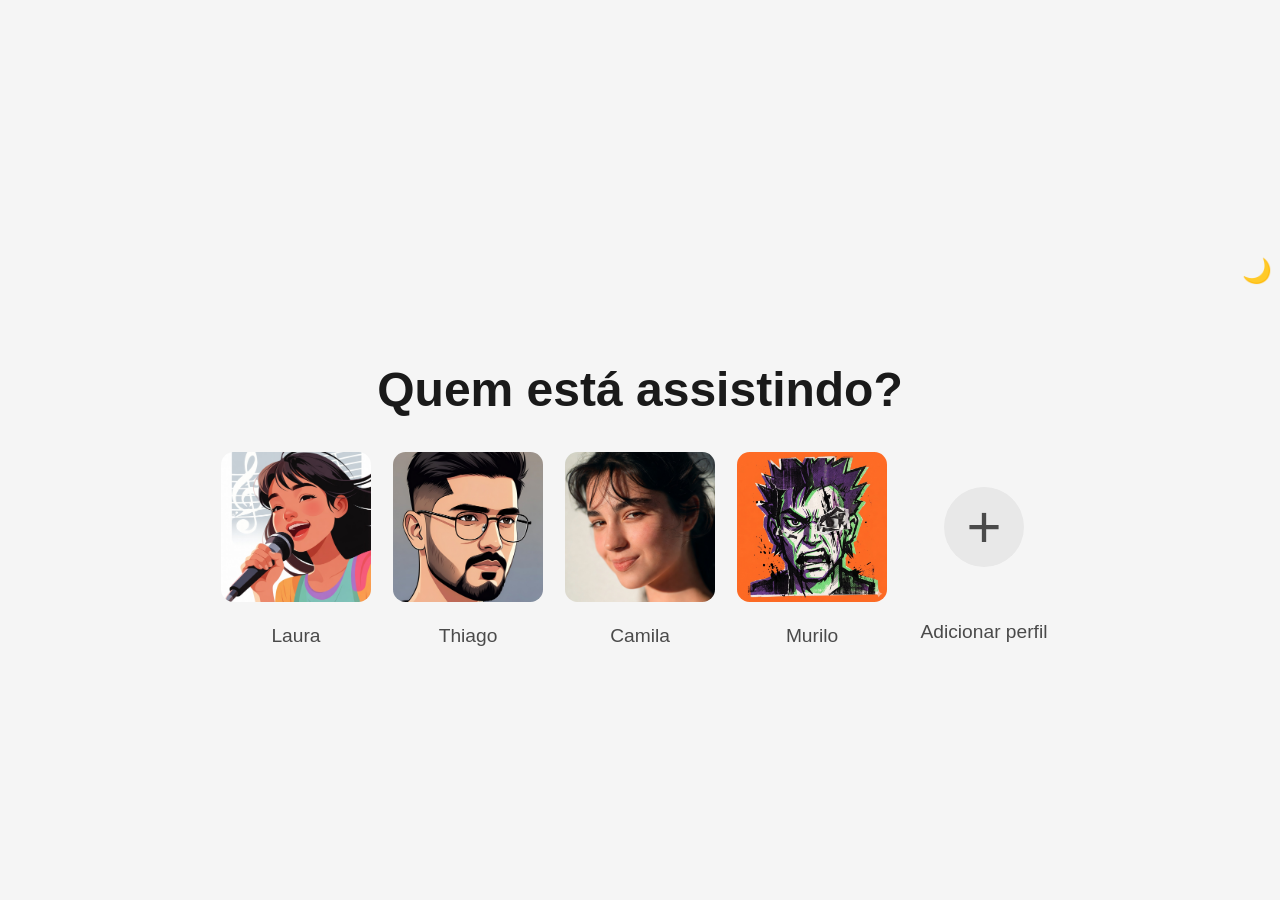
<file: index.html>
<!doctype html>
<html lang="pt-br">
  <head>
    <meta charset="UTF-8" />
    <meta name="viewport" content="width=device-width, initial-scale=1.0" />
    <title>Netflix</title>
    <link rel="stylesheet" href="style.css" />
  </head>
  <body>
    <header class="theme-header">
      <button
        id="theme-toggle"
        class="theme-button"
        aria-label="Alternar tema claro/escuro"
      >
        <span class="theme-icon">🌙</span>
      </button>
    </header>
    <main>
      <h1>Quem está assistindo?</h1>
      <section aria-label="Perfis disponíveis">
        <nav>
          <ul class="profiles">
            <li class="profile">
              <a href="catalogo/catalogo.html">
                <figure>
                  <img
                    src="assets/perfil-1.jpg"
                    alt="Personagem sorrindo com microfone"
                  />
                  <figcaption>Laura</figcaption>
                </figure>
              </a>
            </li>

            <li class="profile">
              <a href="catalogo/catalogo.html">
                <figure>
                  <img
                    src="assets/perfil-2.jpg"
                    alt="Homem jovem com barba e óculos pretos"
                  />
                  <figcaption>Thiago</figcaption>
                </figure>
              </a>
            </li>

            <li class="profile">
              <a href="catalogo/catalogo.html">
                <figure>
                  <img
                    src="assets/perfil-3.jpg"
                    alt="Jovem mulher com cabelo escuro e sorriso leve"
                  />
                  <figcaption>Camila</figcaption>
                </figure>
              </a>
            </li>

            <li class="profile">
              <a href="catalogo/catalogo.html">
                <figure>
                  <img
                    src="assets/perfil-4.jpg"
                    alt="Ilustração pop art de homem gritando"
                  />
                  <figcaption>Murilo</figcaption>
                </figure>
              </a>
            </li>

            <li class="profile add-profile-li">
              <a href="#" aria-label="Criar outro perfil">
                <figure>
                  <div
                    class="add-profile-icon"
                    role="img"
                    aria-label="Ícone de adicionar"
                  >
                    <span class="plus-sign">+</span>
                  </div>
                  <figcaption>Adicionar perfil</figcaption>
                </figure>
              </a>
            </li>
          </ul>
        </nav>
      </section>
    </main>
    <script src="js/theme.js"></script>
    <script src="js/index.js"></script>
  </body>
</html>
</file>
<file: style.css>
/* Estilos inspirados na Netflix */

/* ============================================
   VARIÁVEIS DE TEMA - DARK/LIGHT MODE
   ============================================ */

:root {
  --bg-primary: #141414; /* Background principal (dark) */
  --bg-secondary: #1a1a1a; /* Background secundário */
  --text-primary: #ffffff; /* Texto principal */
  --text-secondary: #b3b3b3; /* Texto secundário */
  --accent-color: #e50914; /* Cor de destaque (vermelho Netflix) */
  --border-color: transparent; /* Cor de borda */
}

/* Tema Light Mode */
html[data-theme="light"] {
  --bg-primary: #f5f5f5; /* Background claro */
  --bg-secondary: #e8e8e8; /* Background secundário claro */
  --text-primary: #1a1a1a; /* Texto escuro */
  --text-secondary: #4a4a4a; /* Texto secundário escuro */
  --accent-color: #e50914; /* Mesmo vermelho */
  --border-color: #ddd; /* Borda mais visível em light mode */
}

html {
  overflow: auto;
  scrollbar-width: none; /* Firefox */
  -ms-overflow-style: none; /* IE and Edge */
}

html::-webkit-scrollbar {
  display: none; /* Chrome, Safari, Opera */
}

body {
  background-color: var(
    --bg-primary
  ); /* Define a cor de fundo usando variável */
  color: var(--text-primary); /* Define a cor do texto usando variável */
  font-family:
    "Helvetica Neue", Helvetica, Arial, sans-serif; /* Define a família de fontes sans-serif para um visual moderno */
  margin: 0; /* Remove margens externas do body */
  padding: 0; /* Remove preenchimento interno do body */
  display: flex; /* Usa flexbox para layout */
  flex-direction: column; /* Muda para coluna para acomodar o header */
  justify-content: center; /* Centraliza o conteúdo horizontalmente */
  align-items: center; /* Centraliza o conteúdo verticalmente */
  min-height: 100vh; /* Define altura mínima como 100% da viewport para ocupar toda a tela */
  transition:
    background-color 0.3s ease,
    color 0.3s ease; /* Transição suave entre temas */
}

/* ============================================
   HEADER COM BOTÃO DE TEMA
   ============================================ */

.theme-header {
  width: 100%; /* Ocupa toda a largura */
  display: flex; /* Usa flexbox */
  justify-content: flex-end; /* Alinha o botão à direita */
  align-items: center; /* Centraliza verticalmente */
  padding: 1rem 2rem; /* Espaçamento */
  background-color: var(--bg-primary); /* Fundo usando variável */
  border-bottom: none; /* Remove a borda */
  transition: background-color 0.3s ease; /* Transição suave */
}

.theme-button {
  background: none; /* Sem fundo */
  border: none; /* Sem borda */
  cursor: pointer; /* Muda cursor para pointer */
  font-size: 1.5rem; /* Tamanho do ícone */
  padding: 0.5rem; /* Espaçamento interno */
  transition: transform 0.3s ease; /* Transição para rotação */
  color: inherit; /* Herda a cor de texto */
}

.theme-icon {
  display: inline-block; /* Garante que o ícone é visível */
  font-size: 1.5rem; /* Tamanho do ícone */
}

.theme-button:hover {
  transform: scale(1.2); /* Aumenta o ícone no hover */
}

main {
  text-align: center; /* Alinha o texto ao centro */
  max-width: 1200px; /* Define largura máxima para limitar o tamanho em telas grandes */
  padding: 20px; /* Adiciona preenchimento interno de 20px */
}

h1 {
  font-size: 3rem; /* Define o tamanho da fonte como 3 vezes o padrão */
  margin-bottom: 2rem; /* Adiciona margem inferior de 2rem */
  color: var(--text-primary); /* Define a cor do texto usando variável */
}

.profiles {
  display: flex;
  justify-content: center;
  gap: 1rem;
  flex-wrap: wrap;
  list-style: none;
  padding: 0;
  margin: 0;
}

.profile {
  text-decoration: none; /* Remove sublinhado dos links */
  color: var(--text-primary); /* Define a cor do texto usando variável */
  display: flex; /* Usa flexbox para layout do perfil */
  flex-direction: column; /* Organiza os itens em coluna */
  align-items: center; /* Centraliza os itens horizontalmente */
  transition: transform 0.3s ease; /* Adiciona transição suave para transformações */
}

.profile a {
  text-decoration: none;
  color: inherit;
}

.profile figcaption,
.profile-add figcaption {
  text-decoration: none; /* Nome dos perfis sem sublinhado */
}

.profile:hover {
  transform: scale(1.1); /* Aumenta o tamanho em 10% no hover */
}
/* --- Efeito de brilho no nome do perfil (Figcaption) --- */

/* Cor padrão mais suave para o texto (cinza claro) */
.profile figcaption {
  /* ... outros estilos que você já tem (margin-top, font-size, font-weight) ... */
  color: var(--text-secondary); /* Usa cor secundária do texto do tema */
  transition:
    color 0.3s ease,
    text-shadow 0.3s ease; /* Adiciona transição suave para cor e brilho */
}

/* Quando passa o mouse no perfil: */
.profile:hover figcaption {
  color: var(--text-primary); /* Torna o texto da cor primária do tema */
  text-shadow: 0 0 10px rgba(255, 255, 255, 0.7); /* Adiciona um brilho suave e branco ao redor do texto */
}

/* Ajuste específico para light mode no hover */
html[data-theme="light"] .profile:hover figcaption {
  color: #000000; /* Preto puro no light mode */
  text-shadow: 0 0 10px rgba(255, 255, 255, 0.9); /* Sombra branca mais visível em fundo claro */
}

.profile figure {
  margin: 0; /* Remove margens da figura */
}

.profile img {
  width: 150px; /* Define largura da imagem como 150px */
  height: 150px; /* Define altura da imagem como 150px */
  border-radius: 10%; /* Arredonda as bordas da imagem em 10% para forma oval */
  object-fit: cover; /* Ajusta a imagem para cobrir o espaço sem distorcer */
  border: 3px solid transparent; /* Adiciona borda transparente de 3px */
  transition: border-color 0.3s ease; /* Adiciona transição suave para mudança de cor da borda */
}

.profile:hover img {
  border-color: var(
    --accent-color
  ); /* Muda a cor da borda para vermelha Netflix usando variável */
}

.profile figcaption {
  margin-top: 1rem; /* Adiciona margem superior de 1rem */
  font-size: 1.2rem; /* Define o tamanho da fonte como 1.2 vezes o padrão */
  font-weight: 500; /* Define o peso da fonte como médio */
}

/* --- Estilos para o Botão Adicionar Perfil --- */

/* 1. Fazemos a div .add-profile-icon ter as mesmas propriedades das suas imagens */
.profile .add-profile-icon {
  width: 150px; /* Mesma largura da .profile img */
  height: 150px; /* Mesma altura da .profile img */
  border-radius: 10%; /* Mesmo arredondamento */
  border: 3px solid transparent; /* Mesma borda invisível inicial */
  display: flex;
  align-items: center;
  justify-content: center;
  transition:
    background-color 0.3s ease,
    border-color 0.3s ease;
  background-color: transparent; /* Fundo transparente por padrão */
}

/* 2. O círculo cinza interno e o sinal de + */
.add-profile-icon .plus-sign {
  width: 80px;
  height: 80px;
  background-color: var(--bg-secondary); /* Usa cor secundária do tema */
  border-radius: 50%; /* Círculo perfeito */
  color: var(--text-secondary); /* Cor do sinal + usando variável */
  display: flex;
  align-items: center;
  justify-content: center;
  font-size: 60px;
  font-weight: 300;
  line-height: 0;
  transition:
    background-color 0.3s ease,
    color 0.3s ease;
}

/* --- Efeitos de Hover específicos para o botão Adicionar --- */

/* Quando passamos o mouse no perfil de adicionar: */
.profile:hover .add-profile-icon {
  border-color: transparent; /* No botão de adicionar, a borda geralmente não fica vermelha, o fundo muda */
  background-color: var(--bg-secondary); /* Cor de fundo que aparece no hover */
}

.profile:hover .plus-sign {
  background-color: transparent; /* O círculo interno "some" no hover */
  color: var(--text-primary); /* O + muda de cor */
}

/* ============================================
   MEDIA QUERIES - RESPONSIVIDADE
   ============================================ */

/* TABLETS - 768px e abaixo */
@media (max-width: 768px) {
  h1 {
    font-size: 2rem; /* Reduz o tamanho do título em tablets */
    margin-bottom: 1.5rem;
  }

  .profiles {
    gap: 1.5rem; /* Reduz o espaço entre perfis */
  }

  .profile img,
  .profile .add-profile-icon {
    width: 120px; /* Reduz largura das imagens */
    height: 120px; /* Reduz altura das imagens */
  }

  .profile figcaption {
    font-size: 1rem; /* Reduz o tamanho da legenda */
    margin-top: 0.8rem;
  }

  .add-profile-icon .plus-sign {
    width: 70px; /* Reduz tamanho do círculo */
    height: 70px;
    font-size: 50px; /* Reduz tamanho do ícone + */
  }

  main {
    padding: 15px; /* Reduz preenchimento em telas menores */
  }
}

/* CELULARES - 480px e abaixo */
@media (max-width: 480px) {
  h1 {
    font-size: 1.5rem; /* Reduz ainda mais o título em celulares */
    margin-bottom: 1rem;
  }

  main {
    padding: 10px; /* Preenchimento mínimo */
    max-width: 100%; /* Ocupa toda a largura disponível */
  }

  .profiles {
    gap: 1rem; /* Espaço reduzido entre perfis */
    padding: 0 10px; /* Pequeno padding lateral */
  }

  .profile img,
  .profile .add-profile-icon {
    width: 100px; /* Perfis menores em celulares */
    height: 100px;
    border-radius: 8%;
  }

  .profile figcaption {
    font-size: 0.9rem; /* Fonte menor em celulares */
    margin-top: 0.6rem;
  }

  .add-profile-icon .plus-sign {
    width: 60px; /* Círculo menor */
    height: 60px;
    font-size: 40px; /* Ícone + menor */
  }

  body {
    min-height: 100vh; /* Garante que ocupa a tela inteira */
  }
}

/* CELULARES MUITO PEQUENOS - 320px e abaixo */
@media (max-width: 320px) {
  h1 {
    font-size: 1.2rem; /* Título mínimo */
    margin-bottom: 0.8rem;
  }

  .profile img,
  .profile .add-profile-icon {
    width: 80px; /* Perfis ainda mais compactos */
    height: 80px;
  }

  .profile figcaption {
    font-size: 0.8rem; /* Texto bem pequeno */
    margin-top: 0.5rem;
  }

  .profiles {
    gap: 0.8rem;
  }

  .add-profile-icon .plus-sign {
    width: 50px;
    height: 50px;
    font-size: 32px;
  }
}
</file>
